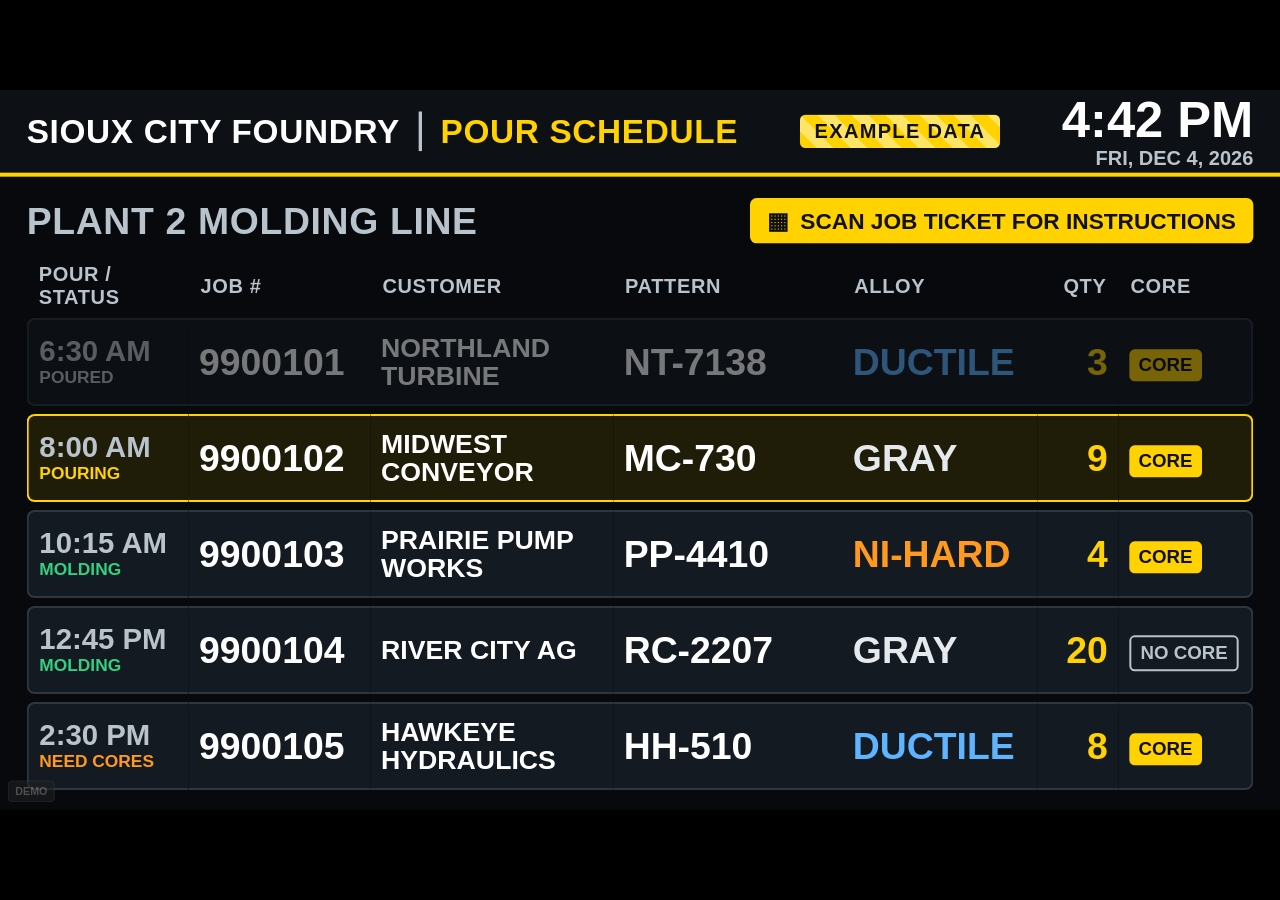
<file: index.html>
<!DOCTYPE html>
<html lang="en">
<head>
<meta charset="utf-8">
<title>SCF Floor Kiosk (prototype, EXAMPLE DATA)</title>
<meta name="viewport" content="width=device-width, initial-scale=1">
<link rel="stylesheet" href="styles.css">
</head>
<body>
<div id="stage">

  <!-- Persistent header -->
  <header id="topbar">
    <div class="brand"><span id="plantName">SIOUX CITY FOUNDRY</span><span class="divider"></span><span id="screenLabel">POUR SCHEDULE</span></div>
    <div class="example-badge">EXAMPLE DATA</div>
    <div class="clock"><div id="clockTime">--:--</div><div id="clockDate"></div></div>
  </header>

  <!-- SCREEN 1: Pour schedule -->
  <section id="screen-schedule" class="screen active" aria-label="Pour schedule">
    <div class="sched-title">
      <h1><span id="schedLine">PLANT 2 MOLDING LINE</span></h1>
      <div class="scan-hint"><span class="scan-icon">&#9638;</span> SCAN JOB TICKET FOR INSTRUCTIONS</div>
    </div>
    <table id="schedTable">
      <colgroup><col class="c-pour"><col class="c-job"><col class="c-cust"><col class="c-pat"><col class="c-alloy"><col class="c-qty"><col class="c-core"></colgroup>
      <thead><tr><th>POUR / STATUS</th><th>JOB #</th><th>CUSTOMER</th><th>PATTERN</th><th>ALLOY</th><th class="num">QTY</th><th>CORE</th></tr></thead>
      <tbody></tbody>
    </table>
  </section>

  <!-- SCREEN 2: Job detail -->
  <section id="screen-job" class="screen" aria-label="Job instructions">
    <div class="job-head">
      <div class="job-no">JOB <span id="jJob"></span></div>
      <div class="job-cust" id="jCustomer"></div>
      <div class="job-pattern">PATTERN <span id="jPattern"></span></div>
    </div>
    <div class="job-grid">
      <div class="facts">
        <div class="fact alloy-fact"><div class="lbl">ALLOY</div><div class="val" id="jAlloy"></div><div class="sub" id="jGrade"></div></div>
        <div class="fact-row">
          <div class="fact"><div class="lbl">QTY</div><div class="val accent" id="jQty"></div></div>
          <div class="fact"><div class="lbl">POUR TEMP</div><div class="val accent" id="jTemp"></div></div>
        </div>
        <div class="fact"><div class="lbl">COPE / DRAG</div><div class="val mid" id="jWeights"></div></div>
        <div class="fact"><div class="lbl">FLASK</div><div class="val small" id="jFlask"></div></div>
        <div class="fact"><div class="lbl">PATTERN LOCATION</div><div class="val small" id="jLoc"></div></div>
      </div>
      <div class="steps">
        <div class="panel"><h2>MOLD STEPS</h2><ol id="jMold" class="steplist"></ol></div>
        <div class="panel"><h2>CORE SET</h2><table id="jCores" class="coretable"><tbody></tbody></table></div>
      </div>
      <div class="side">
        <div class="panel caution"><h2>&#9888; CAUTION</h2><ul id="jCautions"></ul></div>
        <div class="photos" id="jPhotos"></div>
      </div>
    </div>
    <div class="job-foot">
      <div class="idle-wrap"><div class="idle-text">BACK TO SCHEDULE IN <span id="idleSecs"></span> S</div><div class="idle-bar"><div id="idleFill"></div></div></div>
      <div class="foot-hint">SCAN ANOTHER TICKET ANYTIME</div>
    </div>
  </section>

  <!-- SCREEN 3: Unknown code -->
  <section id="screen-error" class="screen" aria-label="Unknown code">
    <div class="err-box">
      <div class="err-icon">?</div>
      <div class="err-title">JOB NOT FOUND</div>
      <div class="err-code">SCANNED: <span id="errCode"></span></div>
      <div class="err-help">CHECK THE TICKET OR ASK YOUR LEAD.<br>SCAN AGAIN TO TRY ANOTHER JOB.</div>
      <div class="err-return">BACK TO SCHEDULE IN <span id="errSecs"></span> S</div>
    </div>
  </section>

  <!-- Scan flash -->
  <div id="scanToast" class="toast"></div>

  <!-- Demo controls (hide on a real kiosk with ?demo=0) -->
  <button id="demoToggle" type="button" tabindex="-1">DEMO</button>
  <div id="demoPanel" class="hidden">
    <div class="demo-title">SIMULATE A SCAN <small>(types the code + Enter, same path as the USB scanner)</small></div>
    <div id="demoButtons"></div>
    <div class="demo-row">
      <button type="button" data-scan="BAD-0000" tabindex="-1">Unknown code</button>
      <button type="button" id="demoHome" tabindex="-1">Back to schedule</button>
      <label>Idle seconds <input id="demoIdle" type="number" min="3" max="600" tabindex="-1"></label>
    </div>
  </div>
</div>

<!-- Fallback copy of jobs.json for when index.html is opened from disk (file://), where fetch() is blocked. -->
<script src="jobs-fallback.js"></script>
<script src="app.js"></script>
</body>
</html>
</file>
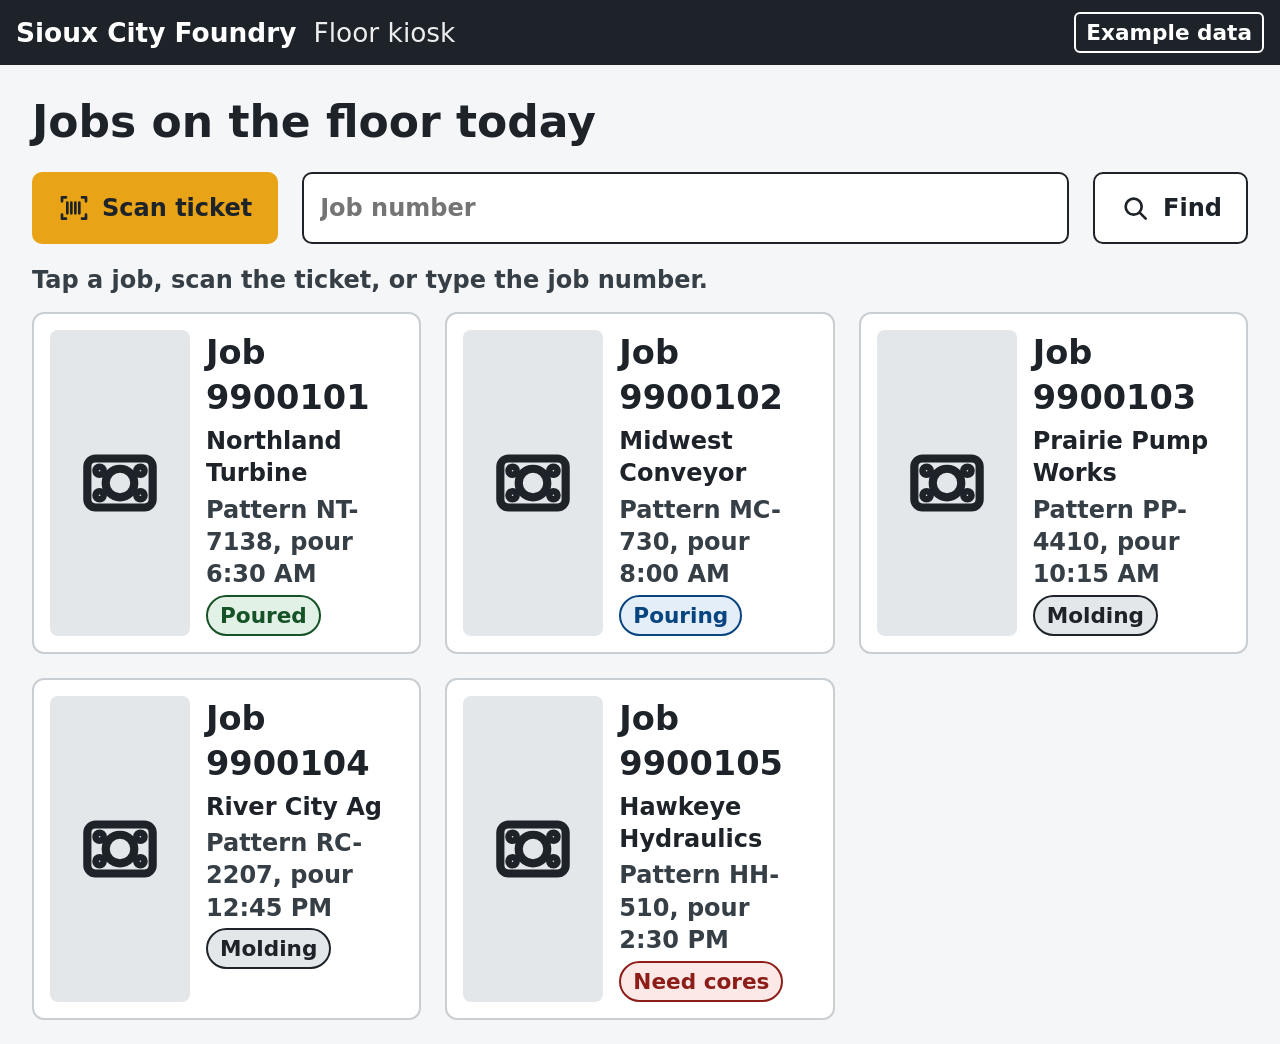
<file: v2/index.html>
<!DOCTYPE html>
<html lang="en">
<head>
<meta charset="utf-8">
<title>SCF Floor Kiosk v2 (example data)</title>
<meta name="viewport" content="width=device-width, initial-scale=1">
<link rel="stylesheet" href="styles.css?v=4">
</head>
<body>
<header class="topbar">
  <div class="brand">Sioux City Foundry <span class="sub">Floor kiosk</span></div>
  <div class="badge">Example data</div>
</header>
<main id="app" aria-live="polite"></main>
<script src="core.js?v=4"></script>
<script src="home.js?v=4"></script>
<script src="job.js?v=4"></script>
<script src="notfound.js?v=4"></script>
<script>Kiosk.boot();</script>
</body>
</html>
</file>
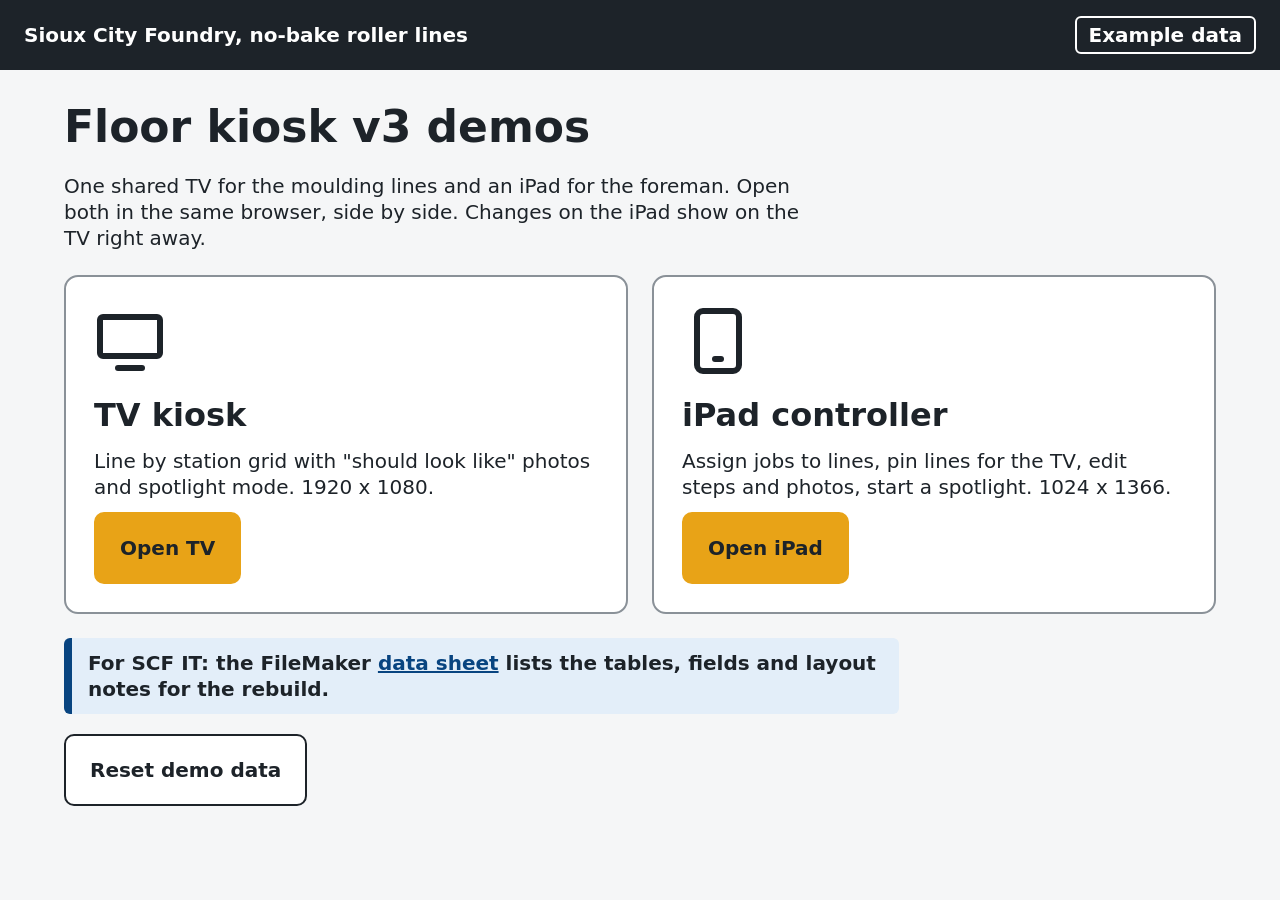
<file: v3/index.html>
<!DOCTYPE html>
<html lang="en"><head><meta charset="utf-8"><meta name="viewport" content="width=device-width, initial-scale=1">
<title>SCF kiosk v3 demos (example data)</title>
<link rel="stylesheet" href="common.css?v=4">
<style>
body{font-size:20px}
header{display:flex;justify-content:space-between;align-items:center;gap:16px;padding:16px 24px;background:var(--text);color:#fff}
main{max-width:1200px;margin:0 auto;padding:24px}
h1{font-size:clamp(28px,4vw,44px);font-weight:800;margin:8px 0}
p{max-width:60ch}
.cards{display:grid;grid-template-columns:repeat(auto-fit,minmax(280px,1fr));gap:24px;margin:24px 0}
.big{display:flex;flex-direction:column;gap:12px;padding:28px;background:var(--card);border:2px solid var(--line);border-radius:14px;color:var(--text);text-decoration:none;min-height:240px}
.big svg{width:72px;height:72px}
.big b{font-size:32px}
.big .go{margin-top:auto;align-self:flex-start}
.note{background:var(--bluebg);border-left:8px solid var(--blue);padding:12px 16px;border-radius:6px;font-weight:600}
a.link{color:var(--blue);font-weight:800}
</style></head><body>
<header><b>Sioux City Foundry, no-bake roller lines</b><span class="badge">Example data</span></header>
<main>
<h1>Floor kiosk v3 demos</h1>
<p>One shared TV for the moulding lines and an iPad for the foreman. Open both in the same browser, side by side. Changes on the iPad show on the TV right away.</p>
<div class="cards">
  <a class="big" href="tv.html?v=4" id="tvCard"><span id="i1"></span><b>TV kiosk</b><span>Line by station grid with "should look like" photos and spotlight mode. 1920 x 1080.</span><span class="btn primary go">Open TV</span></a>
  <a class="big" href="ipad.html?v=4" id="padCard"><span id="i2"></span><b>iPad controller</b><span>Assign jobs to lines, pin lines for the TV, edit steps and photos, start a spotlight. 1024 x 1366.</span><span class="btn primary go">Open iPad</span></a>
</div>
<p class="note">For SCF IT: the FileMaker <a class="link" href="spec.html?v=4">data sheet</a> lists the tables, fields and layout notes for the rebuild.</p>
<p><button class="btn" type="button" id="reset">Reset demo data</button></p>
</main>
<script src="store.js?v=4"></script>
<script>
document.getElementById('i1').innerHTML = SCF.icon.tv; document.getElementById('i2').innerHTML = SCF.icon.pad;
document.getElementById('reset').addEventListener('click', function () { SCF.reset(); this.textContent = 'Demo data reset'; });
</script>
</body></html>
</file>
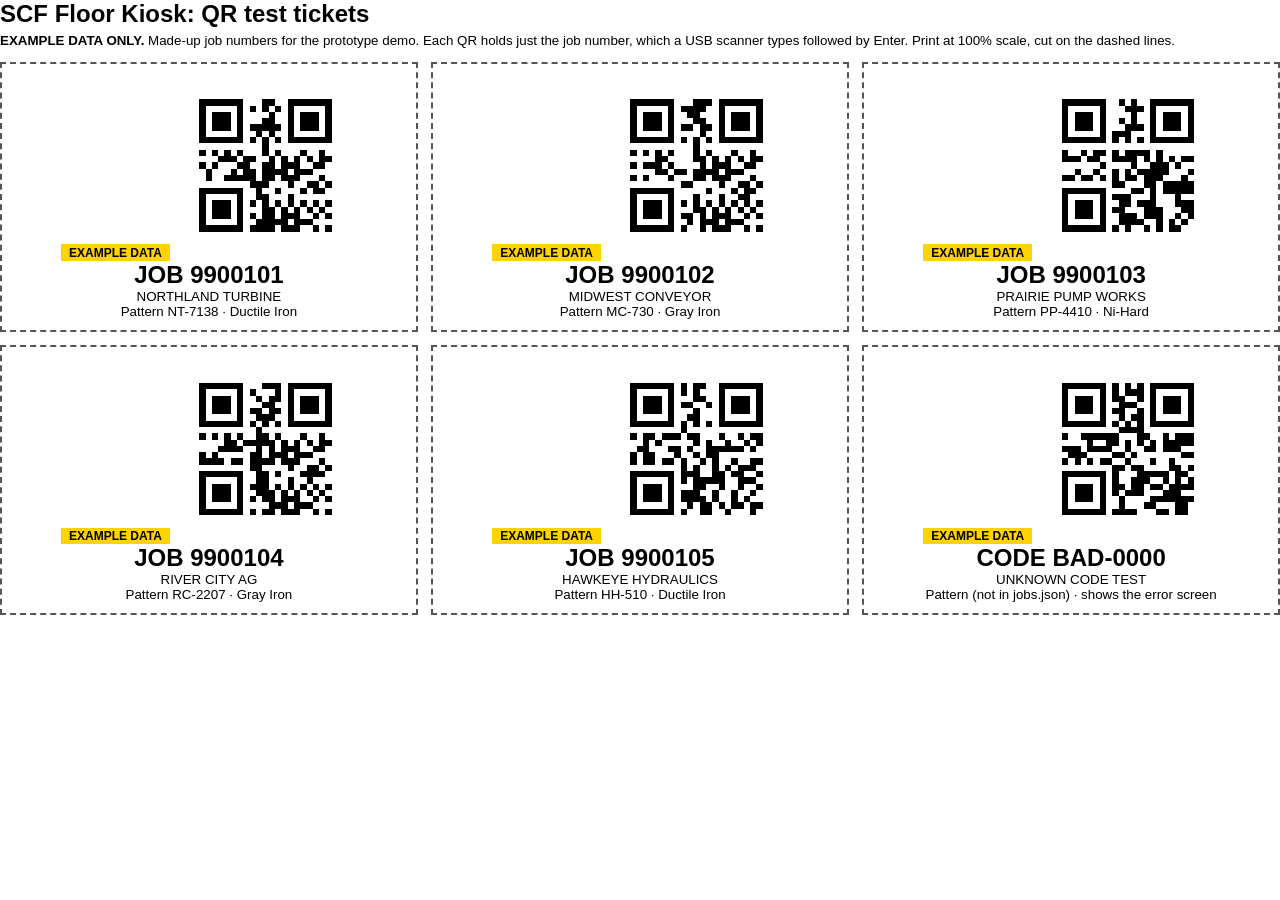
<file: qr/print-sheet.html>
<!DOCTYPE html><html><head><meta charset="utf-8"><title>SCF Floor Kiosk QR test tickets (EXAMPLE DATA)</title>
<style>
@page { size: letter; margin: 0.4in; }
body { font-family: Arial, Helvetica, sans-serif; margin: 0; color: #000; }
h1 { font-size: 18pt; margin: 0 0 4pt; } p { font-size: 10pt; margin: 0 0 10pt; }
.grid { display: grid; grid-template-columns: 1fr 1fr 1fr; gap: 10pt; }
.card { border: 2px dashed #555; padding: 8pt; text-align: center; break-inside: avoid; }
.card img { width: 1.9in; height: 1.9in; image-rendering: pixelated; }
.no { font-size: 18pt; font-weight: 900; } .meta { font-size: 10pt; }
.ex { font-size: 9pt; font-weight: 900; background: #ffd200; display: inline-block; padding: 1pt 6pt; }
</style></head><body>
<h1>SCF Floor Kiosk: QR test tickets</h1>
<p><b>EXAMPLE DATA ONLY.</b> Made-up job numbers for the prototype demo. Each QR holds just the job number, which a USB scanner types followed by Enter.
Print at 100% scale, cut on the dashed lines.</p>
<div class="grid"><div class="card"><div class="ex">EXAMPLE DATA</div>
<img src="9900101.png" alt="QR 9900101"><div class="no">JOB 9900101</div>
<div class="meta">NORTHLAND TURBINE<br>Pattern NT-7138 &middot; Ductile Iron</div></div><div class="card"><div class="ex">EXAMPLE DATA</div>
<img src="9900102.png" alt="QR 9900102"><div class="no">JOB 9900102</div>
<div class="meta">MIDWEST CONVEYOR<br>Pattern MC-730 &middot; Gray Iron</div></div><div class="card"><div class="ex">EXAMPLE DATA</div>
<img src="9900103.png" alt="QR 9900103"><div class="no">JOB 9900103</div>
<div class="meta">PRAIRIE PUMP WORKS<br>Pattern PP-4410 &middot; Ni-Hard</div></div><div class="card"><div class="ex">EXAMPLE DATA</div>
<img src="9900104.png" alt="QR 9900104"><div class="no">JOB 9900104</div>
<div class="meta">RIVER CITY AG<br>Pattern RC-2207 &middot; Gray Iron</div></div><div class="card"><div class="ex">EXAMPLE DATA</div>
<img src="9900105.png" alt="QR 9900105"><div class="no">JOB 9900105</div>
<div class="meta">HAWKEYE HYDRAULICS<br>Pattern HH-510 &middot; Ductile Iron</div></div><div class="card"><div class="ex">EXAMPLE DATA</div>
<img src="BAD-0000.png" alt="QR BAD-0000"><div class="no">CODE BAD-0000</div>
<div class="meta">UNKNOWN CODE TEST<br>Pattern (not in jobs.json) &middot; shows the error screen</div></div></div></body></html>
</file>
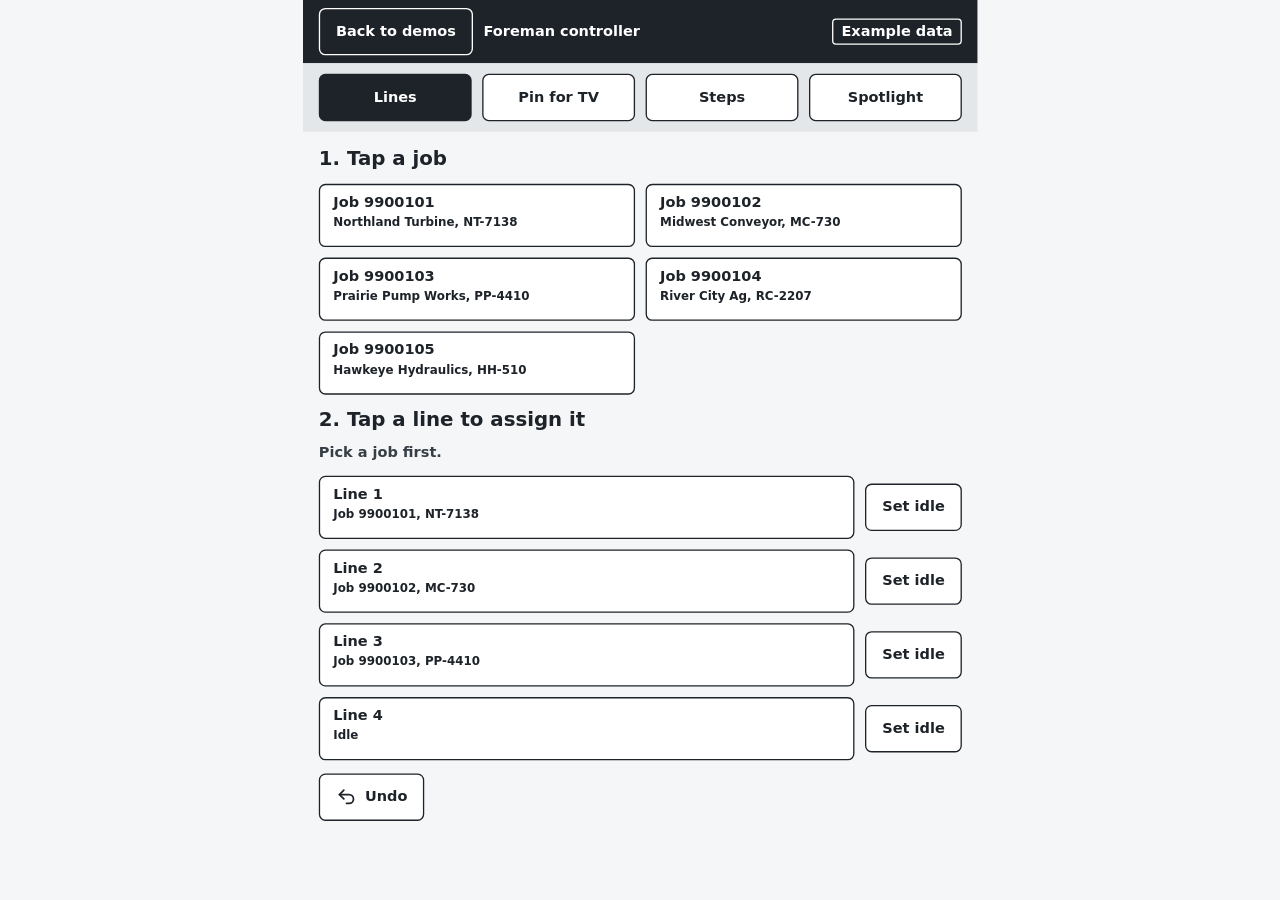
<file: v3/ipad.html>
<!DOCTYPE html>
<html lang="en"><head><meta charset="utf-8"><meta name="viewport" content="width=device-width, initial-scale=1">
<title>SCF iPad controller v3 (example data)</title>
<link rel="stylesheet" href="common.css?v=4">
<link rel="stylesheet" href="ipad.css?v=4">
</head><body>
<div class="stage" id="stage" style="width:1024px;height:1366px">
  <header class="topbar" style="height:96px">
    <a class="btn" href="index.html?v=4">Back to demos</a>
    <span class="brand">Foreman controller</span><span class="grow"></span><span class="badge">Example data</span>
  </header>
  <nav class="tabs" id="tabs">
    <button class="btn" type="button" data-tab="lines">Lines</button>
    <button class="btn" type="button" data-tab="pins">Pin for TV</button>
    <button class="btn" type="button" data-tab="steps">Steps</button>
    <button class="btn" type="button" data-tab="spot">Spotlight</button>
  </nav>
  <main id="pad"></main>
  <div id="toast" class="toast"></div>
</div>
<script src="store.js?v=4"></script>
<script src="ipad.js?v=4"></script>
</body></html>
</file>
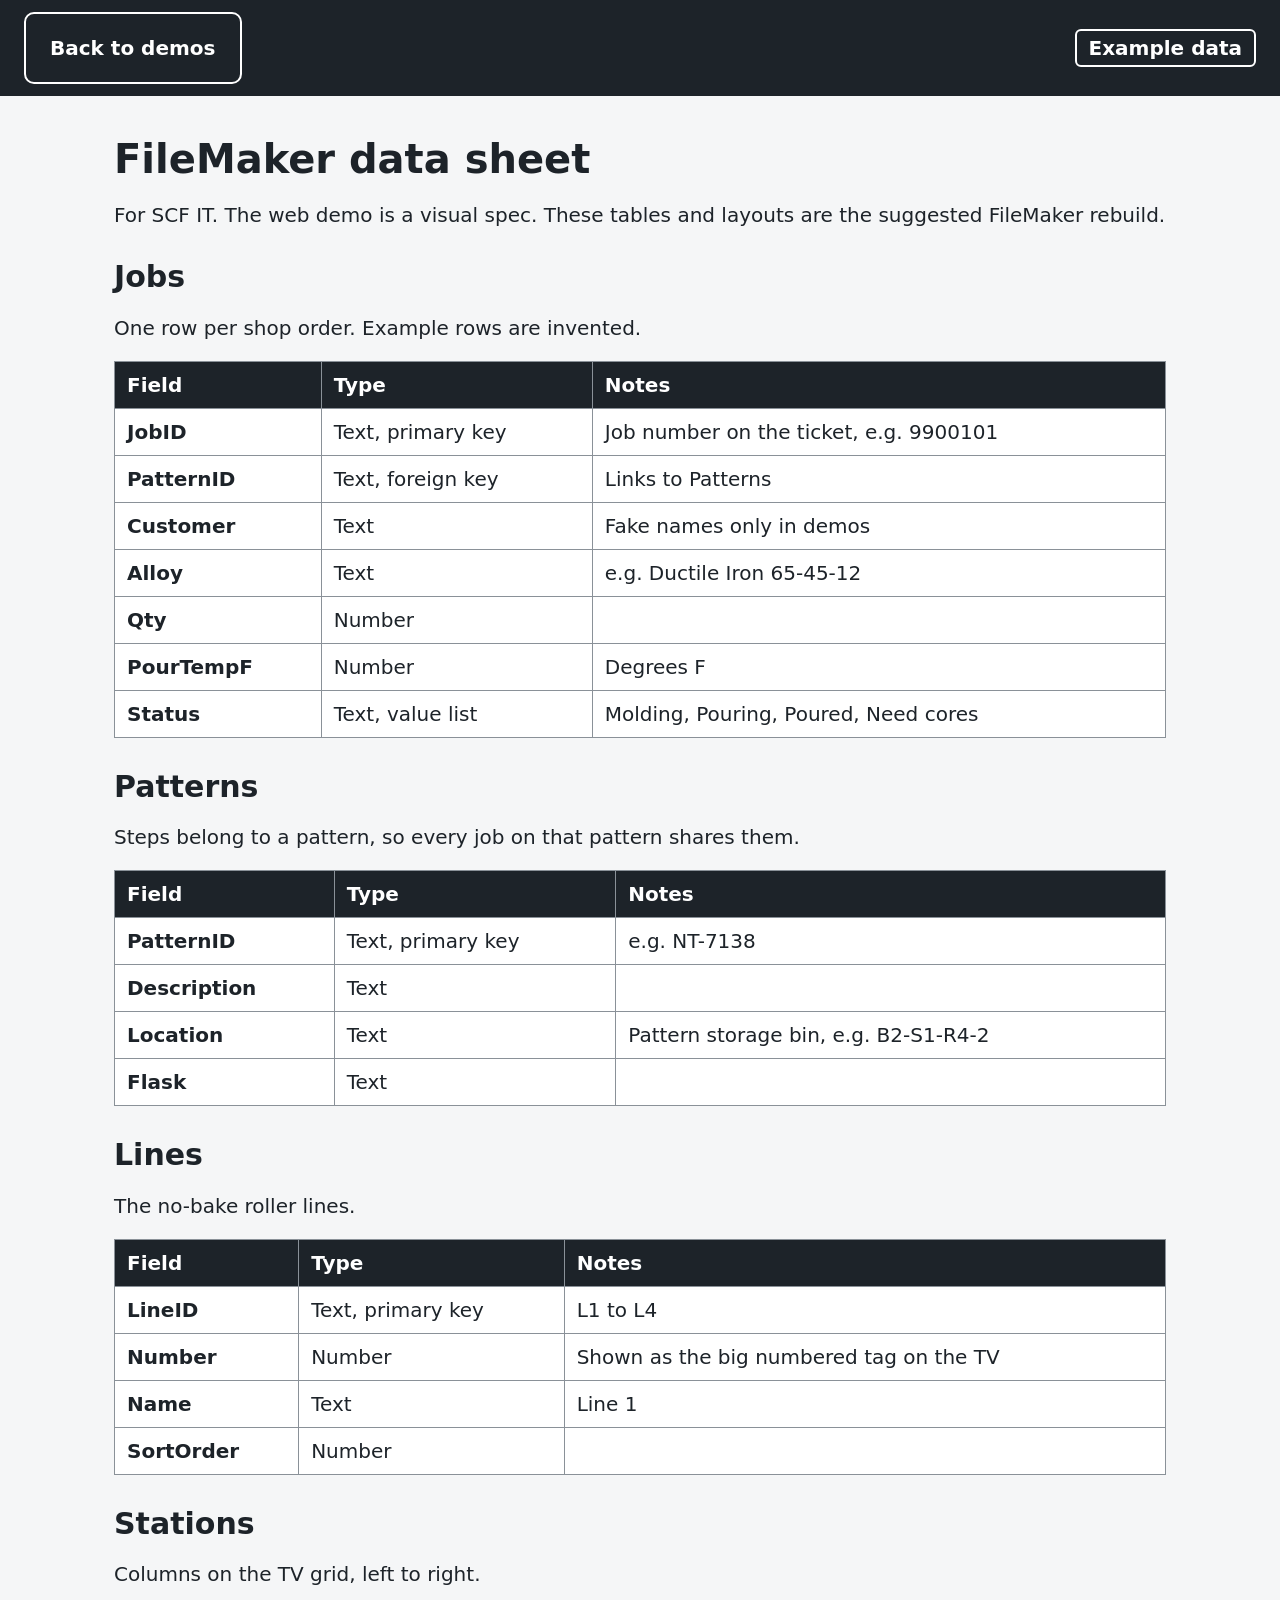
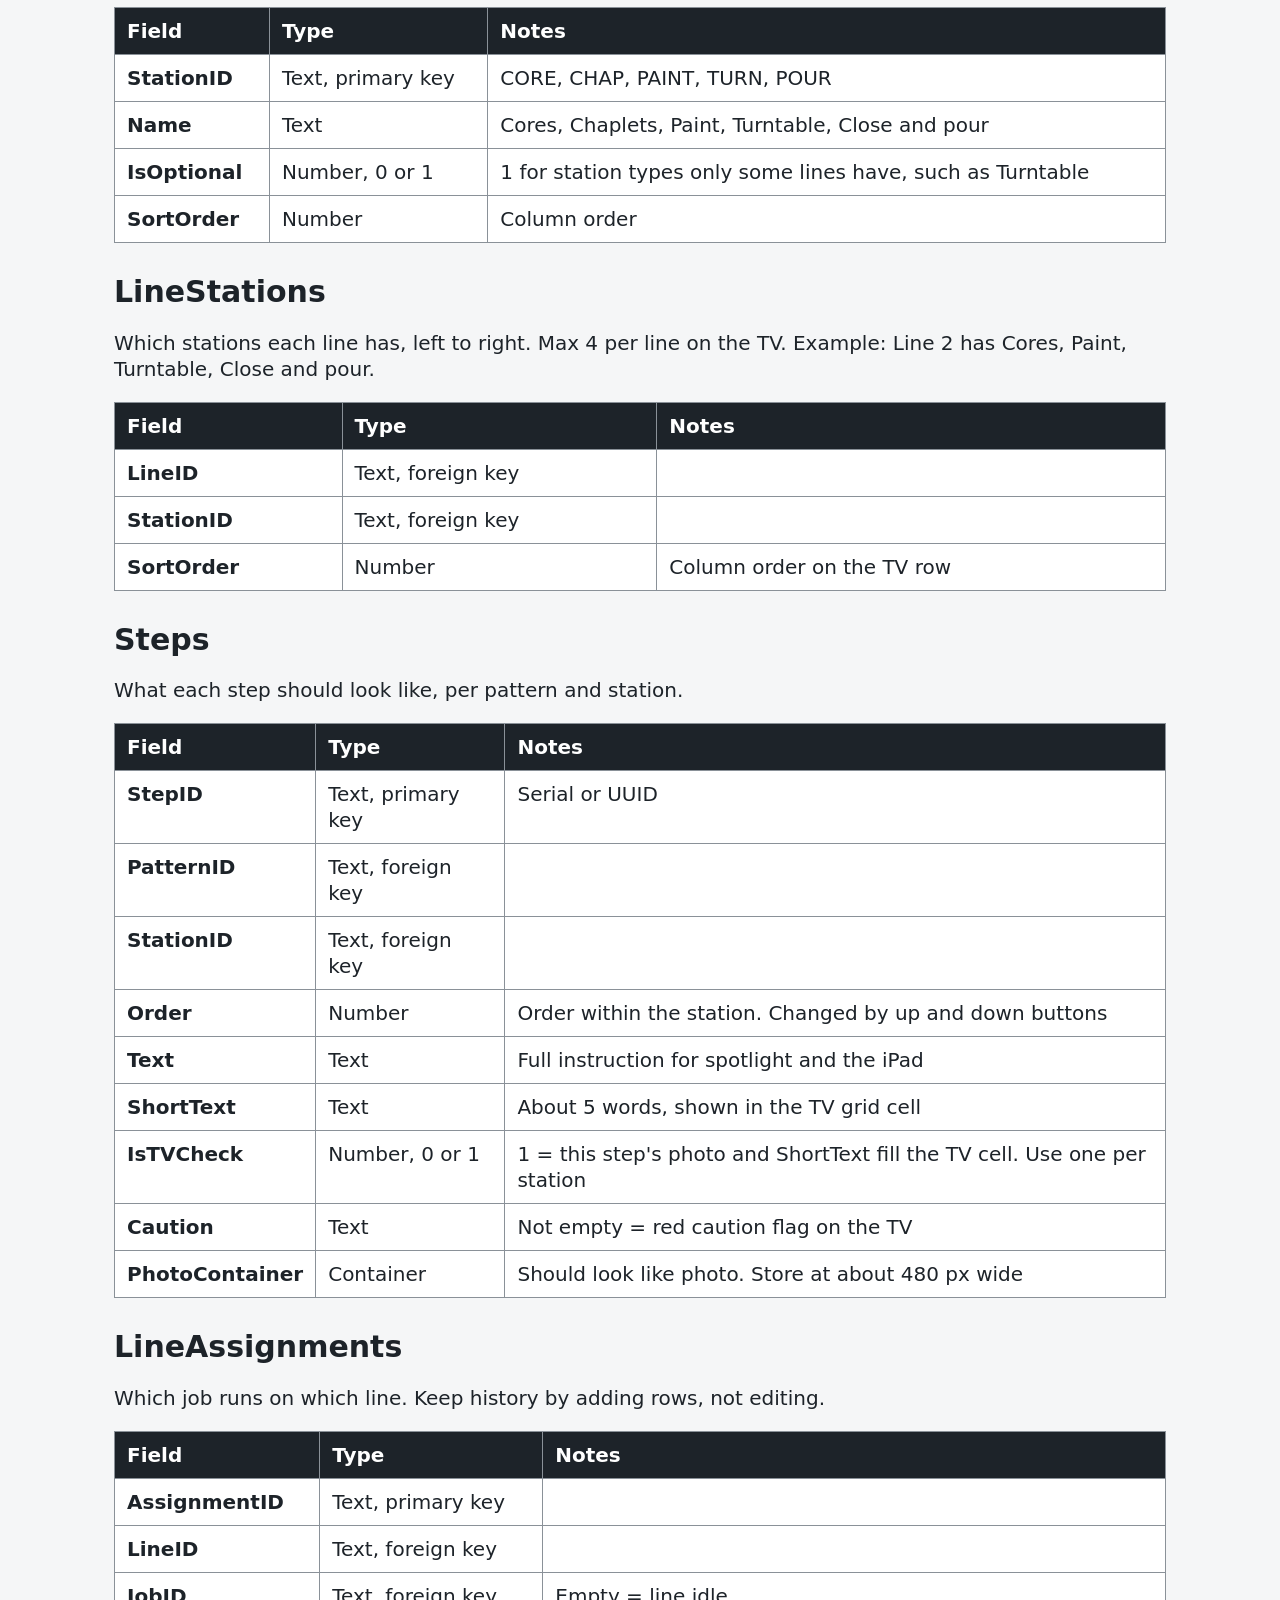
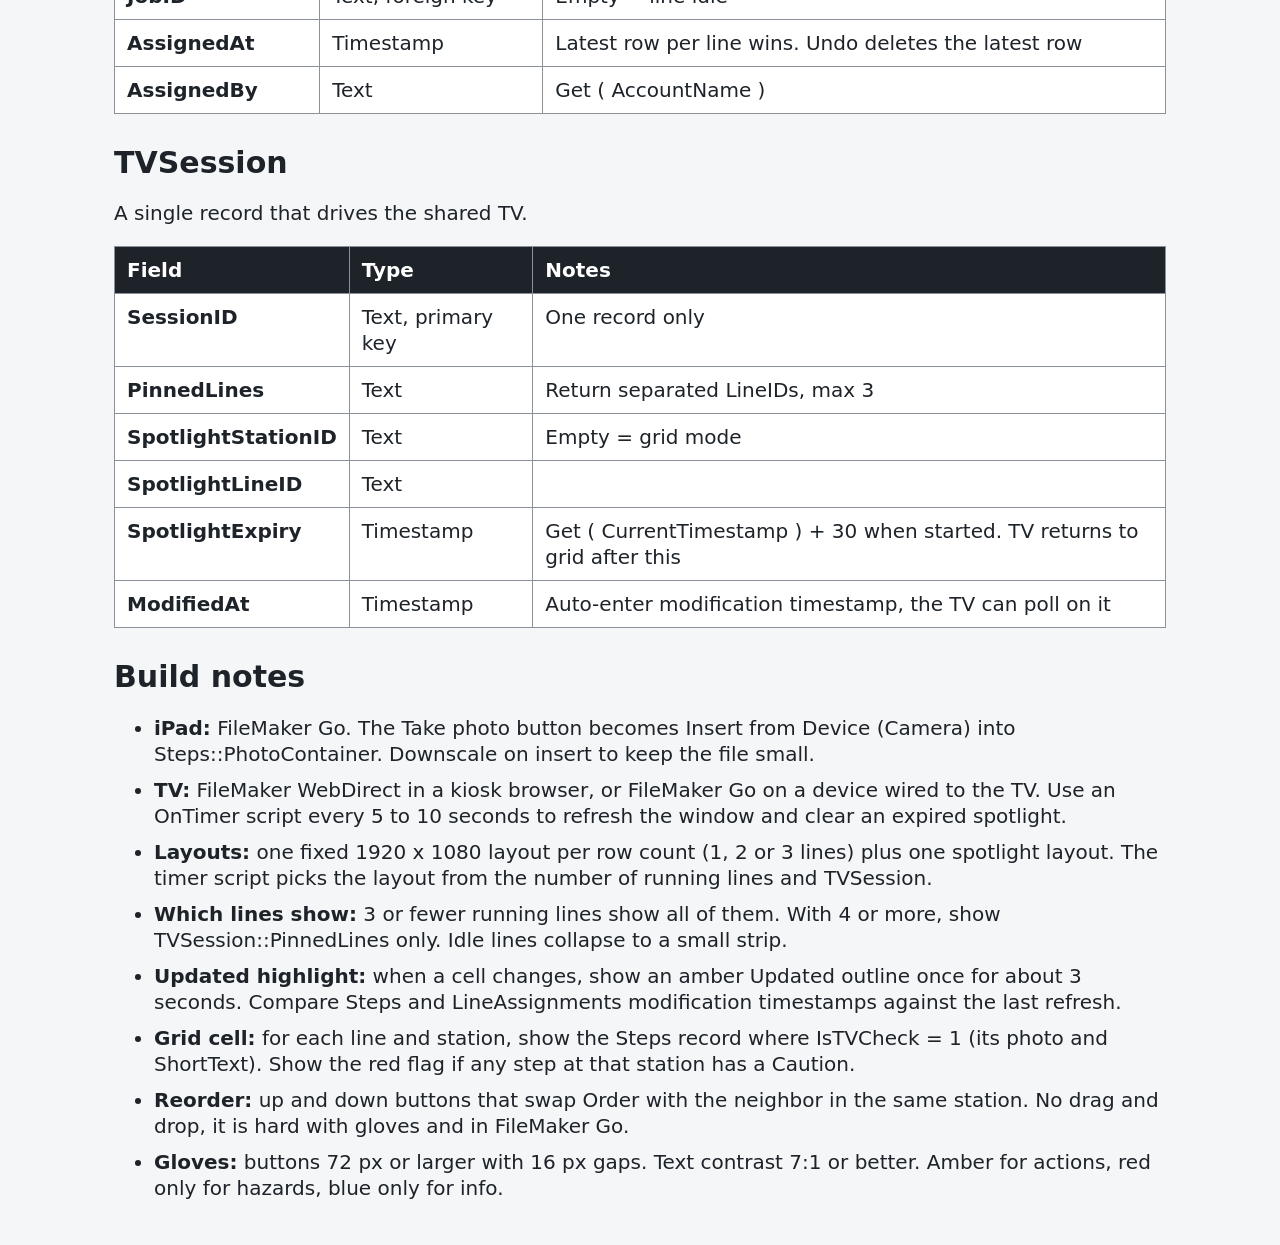
<file: v3/spec.html>
<!DOCTYPE html>
<html lang="en"><head><meta charset="utf-8"><meta name="viewport" content="width=device-width, initial-scale=1">
<title>SCF kiosk v3 FileMaker data sheet</title><link rel="stylesheet" href="common.css?v=4">
<style>body{font-size:20px}main{max-width:1100px;margin:0 auto;padding:24px}h1{font-size:40px;font-weight:800;margin:16px 0}h2{font-size:30px;font-weight:800;margin:32px 0 8px}
table{width:100%;border-collapse:collapse;background:#fff}th,td{border:1px solid var(--line);padding:10px 12px;text-align:left;vertical-align:top}th{background:var(--text);color:#fff}td:first-child{font-weight:800;white-space:nowrap}
.notes li{margin:10px 0}header{display:flex;gap:16px;align-items:center;justify-content:space-between;padding:12px 24px;background:var(--text);color:#fff}header .btn{background:transparent;color:#fff;border-color:#fff}</style></head><body>
<header><a class="btn" href="index.html?v=4">Back to demos</a><span class="badge">Example data</span></header>
<main><h1>FileMaker data sheet</h1><p>For SCF IT. The web demo is a visual spec. These tables and layouts are the suggested FileMaker rebuild.</p>
<section><h2>Jobs</h2><p>One row per shop order. Example rows are invented.</p><table><thead><tr><th>Field</th><th>Type</th><th>Notes</th></tr></thead><tbody><tr><td>JobID</td><td>Text, primary key</td><td>Job number on the ticket, e.g. 9900101</td></tr><tr><td>PatternID</td><td>Text, foreign key</td><td>Links to Patterns</td></tr><tr><td>Customer</td><td>Text</td><td>Fake names only in demos</td></tr><tr><td>Alloy</td><td>Text</td><td>e.g. Ductile Iron 65-45-12</td></tr><tr><td>Qty</td><td>Number</td><td></td></tr><tr><td>PourTempF</td><td>Number</td><td>Degrees F</td></tr><tr><td>Status</td><td>Text, value list</td><td>Molding, Pouring, Poured, Need cores</td></tr></tbody></table></section><section><h2>Patterns</h2><p>Steps belong to a pattern, so every job on that pattern shares them.</p><table><thead><tr><th>Field</th><th>Type</th><th>Notes</th></tr></thead><tbody><tr><td>PatternID</td><td>Text, primary key</td><td>e.g. NT-7138</td></tr><tr><td>Description</td><td>Text</td><td></td></tr><tr><td>Location</td><td>Text</td><td>Pattern storage bin, e.g. B2-S1-R4-2</td></tr><tr><td>Flask</td><td>Text</td><td></td></tr></tbody></table></section><section><h2>Lines</h2><p>The no-bake roller lines.</p><table><thead><tr><th>Field</th><th>Type</th><th>Notes</th></tr></thead><tbody><tr><td>LineID</td><td>Text, primary key</td><td>L1 to L4</td></tr><tr><td>Number</td><td>Number</td><td>Shown as the big numbered tag on the TV</td></tr><tr><td>Name</td><td>Text</td><td>Line 1</td></tr><tr><td>SortOrder</td><td>Number</td><td></td></tr></tbody></table></section><section><h2>Stations</h2><p>Columns on the TV grid, left to right.</p><table><thead><tr><th>Field</th><th>Type</th><th>Notes</th></tr></thead><tbody><tr><td>StationID</td><td>Text, primary key</td><td>CORE, CHAP, PAINT, TURN, POUR</td></tr><tr><td>Name</td><td>Text</td><td>Cores, Chaplets, Paint, Turntable, Close and pour</td></tr><tr><td>IsOptional</td><td>Number, 0 or 1</td><td>1 for station types only some lines have, such as Turntable</td></tr><tr><td>SortOrder</td><td>Number</td><td>Column order</td></tr></tbody></table></section><section><h2>LineStations</h2><p>Which stations each line has, left to right. Max 4 per line on the TV. Example: Line 2 has Cores, Paint, Turntable, Close and pour.</p><table><thead><tr><th>Field</th><th>Type</th><th>Notes</th></tr></thead><tbody><tr><td>LineID</td><td>Text, foreign key</td><td></td></tr><tr><td>StationID</td><td>Text, foreign key</td><td></td></tr><tr><td>SortOrder</td><td>Number</td><td>Column order on the TV row</td></tr></tbody></table></section><section><h2>Steps</h2><p>What each step should look like, per pattern and station.</p><table><thead><tr><th>Field</th><th>Type</th><th>Notes</th></tr></thead><tbody><tr><td>StepID</td><td>Text, primary key</td><td>Serial or UUID</td></tr><tr><td>PatternID</td><td>Text, foreign key</td><td></td></tr><tr><td>StationID</td><td>Text, foreign key</td><td></td></tr><tr><td>Order</td><td>Number</td><td>Order within the station. Changed by up and down buttons</td></tr><tr><td>Text</td><td>Text</td><td>Full instruction for spotlight and the iPad</td></tr><tr><td>ShortText</td><td>Text</td><td>About 5 words, shown in the TV grid cell</td></tr><tr><td>IsTVCheck</td><td>Number, 0 or 1</td><td>1 = this step's photo and ShortText fill the TV cell. Use one per station</td></tr><tr><td>Caution</td><td>Text</td><td>Not empty = red caution flag on the TV</td></tr><tr><td>PhotoContainer</td><td>Container</td><td>Should look like photo. Store at about 480 px wide</td></tr></tbody></table></section><section><h2>LineAssignments</h2><p>Which job runs on which line. Keep history by adding rows, not editing.</p><table><thead><tr><th>Field</th><th>Type</th><th>Notes</th></tr></thead><tbody><tr><td>AssignmentID</td><td>Text, primary key</td><td></td></tr><tr><td>LineID</td><td>Text, foreign key</td><td></td></tr><tr><td>JobID</td><td>Text, foreign key</td><td>Empty = line idle</td></tr><tr><td>AssignedAt</td><td>Timestamp</td><td>Latest row per line wins. Undo deletes the latest row</td></tr><tr><td>AssignedBy</td><td>Text</td><td>Get ( AccountName )</td></tr></tbody></table></section><section><h2>TVSession</h2><p>A single record that drives the shared TV.</p><table><thead><tr><th>Field</th><th>Type</th><th>Notes</th></tr></thead><tbody><tr><td>SessionID</td><td>Text, primary key</td><td>One record only</td></tr><tr><td>PinnedLines</td><td>Text</td><td>Return separated LineIDs, max 3</td></tr><tr><td>SpotlightStationID</td><td>Text</td><td>Empty = grid mode</td></tr><tr><td>SpotlightLineID</td><td>Text</td><td></td></tr><tr><td>SpotlightExpiry</td><td>Timestamp</td><td>Get ( CurrentTimestamp ) + 30 when started. TV returns to grid after this</td></tr><tr><td>ModifiedAt</td><td>Timestamp</td><td>Auto-enter modification timestamp, the TV can poll on it</td></tr></tbody></table></section>
<section><h2>Build notes</h2><ul class="notes">
<li><b>iPad:</b> FileMaker Go. The Take photo button becomes Insert from Device (Camera) into Steps::PhotoContainer. Downscale on insert to keep the file small.</li>
<li><b>TV:</b> FileMaker WebDirect in a kiosk browser, or FileMaker Go on a device wired to the TV. Use an OnTimer script every 5 to 10 seconds to refresh the window and clear an expired spotlight.</li>
<li><b>Layouts:</b> one fixed 1920 x 1080 layout per row count (1, 2 or 3 lines) plus one spotlight layout. The timer script picks the layout from the number of running lines and TVSession.</li>
<li><b>Which lines show:</b> 3 or fewer running lines show all of them. With 4 or more, show TVSession::PinnedLines only. Idle lines collapse to a small strip.</li>
<li><b>Updated highlight:</b> when a cell changes, show an amber Updated outline once for about 3 seconds. Compare Steps and LineAssignments modification timestamps against the last refresh.</li>
<li><b>Grid cell:</b> for each line and station, show the Steps record where IsTVCheck = 1 (its photo and ShortText). Show the red flag if any step at that station has a Caution.</li>
<li><b>Reorder:</b> up and down buttons that swap Order with the neighbor in the same station. No drag and drop, it is hard with gloves and in FileMaker Go.</li>
<li><b>Gloves:</b> buttons 72 px or larger with 16 px gaps. Text contrast 7:1 or better. Amber for actions, red only for hazards, blue only for info.</li>
</ul></section></main></body></html>
</file>
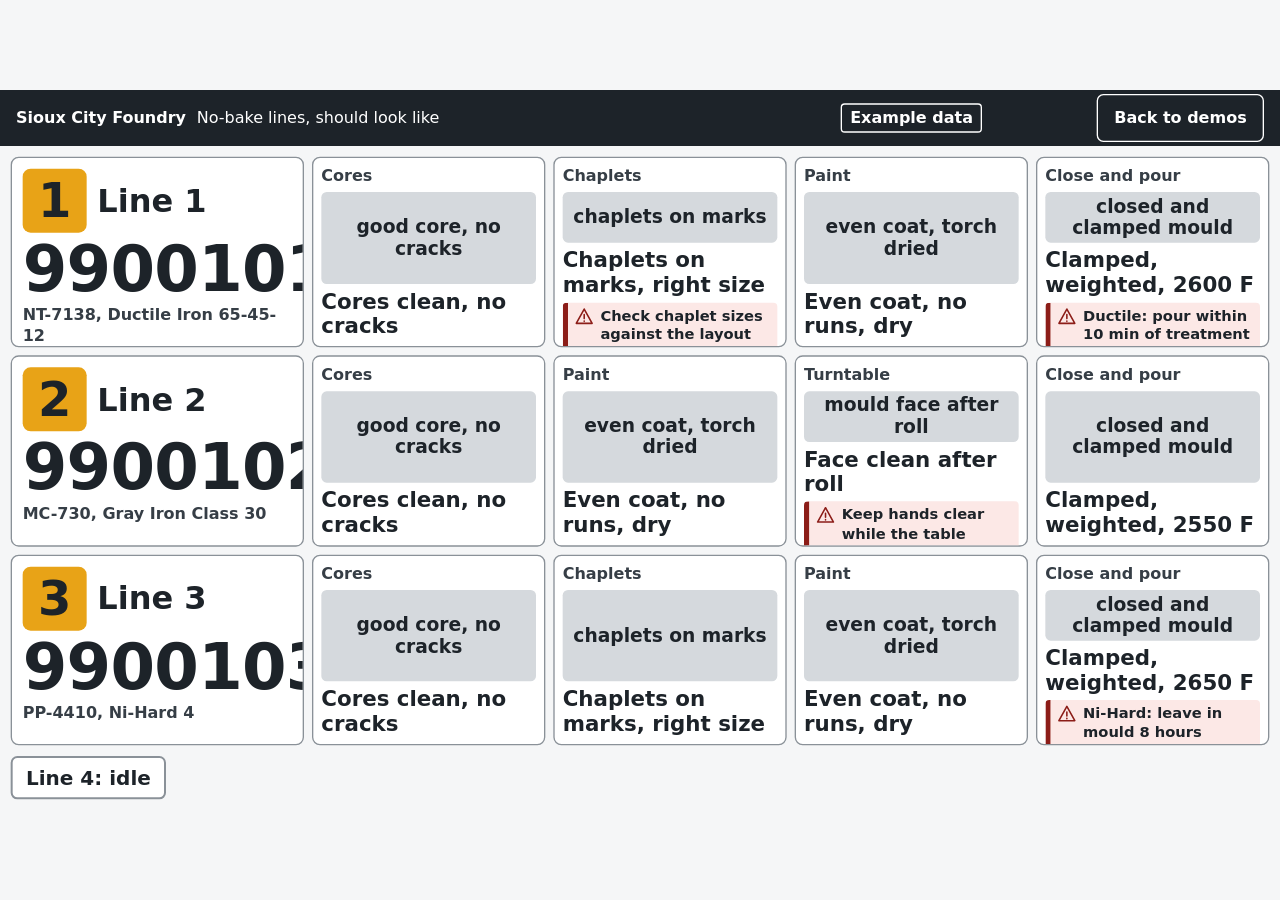
<file: v3/tv.html>
<!DOCTYPE html>
<html lang="en"><head><meta charset="utf-8"><meta name="viewport" content="width=device-width, initial-scale=1">
<title>SCF TV kiosk v3 (example data)</title>
<link rel="stylesheet" href="common.css?v=4">
<link rel="stylesheet" href="tv.css?v=4">
</head><body>
<div class="stage" id="stage" style="width:1920px;height:1080px">
  <header class="topbar" style="height:84px">
    <span class="brand">Sioux City Foundry</span><span id="title">No-bake lines, should look like</span>
    <span class="grow"></span><span class="badge">Example data</span>
    <span id="clock" class="clock"></span>
    <a class="btn" href="index.html?v=4">Back to demos</a>
  </header>
  <main id="tv"></main>
</div>
<script src="store.js?v=4"></script>
<script src="tv.js?v=4"></script>
</body></html>
</file>
<file: styles.css>
/* SCF Floor Kiosk prototype. Designed at 1920x1080, read from ~20 ft.
   Rule of thumb from the project note: 2 to 3 in letters at 20 ft = ~90 to 120 px on a 1080p 55 in TV. */
:root {
  --bg: #07090c;
  --panel: #141a21;
  --line: #2c3742;
  --text: #ffffff;
  --dim: #b9c3cc;
  --yellow: #ffd200;      /* safety yellow: primary accent */
  --yellow-ink: #111111;
  --green: #35d07f;
  --blue: #5fb4ff;
  --orange: #ff9a1f;
  --red: #ff4d4d;
  --font: "Arial Black", "Segoe UI Black", "Helvetica Neue", Arial, sans-serif;
  --font-body: "Segoe UI", "Helvetica Neue", Arial, sans-serif;
}
* { box-sizing: border-box; margin: 0; padding: 0; }
html, body { width: 100%; height: 100%; background: #000; overflow: hidden; cursor: default; }
body { font-family: var(--font-body); color: var(--text); }

#stage {
  position: absolute; left: 0; top: 0;
  width: 1920px; height: 1080px;
  transform-origin: 0 0;
  background: var(--bg);
  overflow: hidden;
}

/* Top bar */
#topbar {
  position: absolute; left: 0; top: 0; right: 0; height: 130px;
  display: flex; align-items: center; justify-content: space-between;
  padding: 0 40px; background: #0d1116; border-bottom: 6px solid var(--yellow);
}
.brand { font-family: var(--font); font-weight: 900; font-size: 50px; min-width: 0; overflow: hidden; letter-spacing: 1px; display: flex; align-items: center; gap: 28px; white-space: nowrap; }
.brand .divider { width: 5px; height: 60px; background: var(--dim); display: inline-block; }
#screenLabel { color: var(--yellow); }
.example-badge {
  white-space: nowrap; flex-shrink: 0; margin: 0 24px;
  font-family: var(--font); font-weight: 900; font-size: 30px; color: var(--yellow-ink); background: var(--yellow);
  padding: 8px 22px; border-radius: 8px; letter-spacing: 2px;
  background-image: repeating-linear-gradient(45deg, var(--yellow) 0 18px, #ffe566 18px 36px);
}
.clock { text-align: right; line-height: 1; white-space: nowrap; flex-shrink: 0; }
#clockTime { font-family: var(--font); font-weight: 900; font-size: 76px; font-variant-numeric: tabular-nums; }
#clockDate { font-size: 30px; color: var(--dim); font-weight: 700; margin-top: 6px; }

/* Screens */
.screen { position: absolute; left: 0; right: 0; top: 136px; bottom: 0; display: none; padding: 26px 40px 30px; }
.screen.active { display: block; animation: fadein .25s ease-out; }
@keyframes fadein { from { opacity: .3; } to { opacity: 1; } }

/* Schedule */
.sched-title { display: flex; justify-content: space-between; align-items: center; margin-bottom: 18px; }
.sched-title h1 { font-family: var(--font); font-weight: 900; font-size: 56px; color: var(--dim); letter-spacing: 1px; }
.scan-hint { font-family: var(--font); font-weight: 900; font-size: 34px; color: var(--yellow-ink); background: var(--yellow); padding: 14px 26px; border-radius: 10px; animation: pulse 2.4s ease-in-out infinite; }
.scan-icon { font-size: 34px; margin-right: 8px; }
@keyframes pulse { 0%,100% { opacity: 1; } 50% { opacity: .72; } }

#schedTable { width: 100%; table-layout: fixed; border-collapse: separate; border-spacing: 0 12px; }
#schedTable th { font-family: var(--font); font-weight: 900; font-size: 30px; color: var(--dim); text-align: left; padding: 0 18px 2px; letter-spacing: 1px; }
#schedTable td { background: var(--panel); font-family: var(--font); font-weight: 900; font-size: 56px; padding: 0 16px; height: 132px; white-space: nowrap; border-top: 3px solid var(--line); border-bottom: 3px solid var(--line); }
#schedTable td:first-child { border-left: 3px solid var(--line); border-radius: 12px 0 0 12px; font-size: 44px; color: var(--dim); }
#schedTable td:last-child { border-right: 3px solid var(--line); border-radius: 0 12px 12px 0; }
#schedTable .num { text-align: right; }
#schedTable td.num { color: var(--yellow); }
#schedTable td { overflow: hidden; text-overflow: ellipsis; }
#schedTable td.cust { font-size: 40px; white-space: normal; line-height: 1.05; }
#schedTable td .when { display: block; font-size: 44px; line-height: 1.05; }
#schedTable td .status { display: block; font-size: 26px; line-height: 1.2; }
#schedTable tr.done td { opacity: .45; }
#schedTable tr.now td { border-color: var(--yellow); background: #1f1c08; }
.chip { display: inline-block; font-size: 28px; padding: 10px 14px; border-radius: 8px; line-height: 1; vertical-align: middle; }
.chip.core { background: var(--yellow); color: var(--yellow-ink); }
.chip.nocore { background: transparent; color: var(--dim); border: 3px solid var(--dim); }
.status { font-size: 34px; }
.status.POURED { color: var(--dim); }
.status.POURING { color: var(--yellow); }
.status.MOLDING { color: var(--green); }
.status.NEED { color: var(--orange); }

/* Alloy colors (consistent across screens) */
.alloy-gray { color: #e6e9ec; }
.alloy-ductile { color: var(--blue); }
.alloy-nihard { color: var(--orange); }

/* Job detail */
.job-head { display: flex; align-items: center; gap: 40px; background: var(--panel); border: 3px solid var(--line); border-radius: 12px; padding: 14px 30px; white-space: nowrap; }
.job-no { font-family: var(--font); font-weight: 900; font-size: 96px; line-height: 1; }
.job-cust { font-family: var(--font); font-weight: 900; font-size: 46px; line-height: 1.05; color: var(--dim); white-space: normal; flex: 1; min-width: 0; }
.job-pattern { font-family: var(--font); font-weight: 900; font-size: 64px; color: var(--yellow); }
.job-pattern span { font-size: 80px; }

.job-grid { display: grid; grid-template-columns: 450px 1fr 520px; gap: 20px; margin-top: 16px; height: 676px; }
.facts { display: flex; flex-direction: column; gap: 14px; }
.fact-row { display: grid; grid-template-columns: 1fr 1fr; gap: 14px; }
.fact { background: var(--panel); border: 3px solid var(--line); border-radius: 12px; padding: 12px 18px; }
.fact .lbl { font-family: var(--font); font-weight: 900; font-size: 24px; color: var(--dim); letter-spacing: 1px; }
.fact .val { font-family: var(--font); font-weight: 900; font-size: 56px; line-height: 1.1; white-space: nowrap; }
.fact .val.accent { color: var(--yellow); }
.fact .val.mid { font-size: 46px; }
.fact .val.small { font-size: 38px; }
.fact .sub { font-size: 30px; font-weight: 800; color: var(--dim); }
.alloy-fact .val { font-size: 54px; }

.panel { background: var(--panel); border: 3px solid var(--line); border-radius: 12px; padding: 14px 22px; }
.panel h2 { font-family: var(--font); font-weight: 900; font-size: 36px; color: var(--yellow); margin-bottom: 8px; letter-spacing: 1px; }
.steps { display: flex; flex-direction: column; gap: 18px; min-width: 0; }
.steps .panel:last-child { flex: 1; }
.steplist { list-style: none; counter-reset: s; }
.steplist li { counter-increment: s; font-size: 31px; font-weight: 700; line-height: 1.15; padding: 6px 0 6px 64px; position: relative; }
.steplist li::before { content: counter(s); position: absolute; left: 0; top: 6px; width: 46px; height: 46px; background: var(--yellow); color: var(--yellow-ink); font-family: var(--font); font-weight: 900; font-size: 32px; text-align: center; line-height: 46px; border-radius: 6px; }
.coretable { width: 100%; border-collapse: collapse; }
.coretable td { font-size: 36px; font-weight: 800; padding: 3px 10px; border-bottom: 2px solid var(--line); vertical-align: middle; }
.coretable td.cid { font-family: var(--font); font-weight: 900; width: 64px; color: var(--yellow); }
.coretable td.ctype { font-family: var(--font); font-weight: 900; width: 220px; }
.coretable td.cqty { font-family: var(--font); font-weight: 900; color: var(--yellow); width: 110px; text-align: right; }
.coretable td.cnote { font-size: 26px; color: var(--dim); }
.coretable .nocores { font-family: var(--font); font-weight: 900; font-size: 44px; color: var(--dim); border: 0; padding-top: 30px; }

.side { display: flex; flex-direction: column; gap: 18px; }
.caution { background: var(--yellow); border-color: var(--yellow); color: var(--yellow-ink); flex: 1; }
.caution h2 { color: var(--yellow-ink); }
.caution ul { list-style: none; }
.caution li { font-size: 31px; font-weight: 800; line-height: 1.18; padding: 6px 0 6px 0; border-top: 3px solid rgba(0,0,0,.25); }
.caution li:first-child { border-top: 0; }
.photos { display: grid; grid-template-columns: 1fr 1fr 1fr; gap: 12px; height: 210px; flex-shrink: 0; }
.photo { border: 3px dashed #5a6876; border-radius: 12px; display: flex; flex-direction: column; align-items: center; justify-content: center; text-align: center; padding: 8px; color: var(--dim); font-family: var(--font); font-weight: 900; font-size: 19px; gap: 6px; background: #0e1318; line-height: 1.1; }
.photo svg { width: 64px; height: 64px; stroke: var(--dim); }
.photo small { font-family: var(--font-body); font-size: 14px; font-weight: 700; color: #7d8a96; }

.job-foot { display: flex; justify-content: space-between; align-items: center; margin-top: 16px; }
.idle-wrap { display: flex; align-items: center; gap: 24px; }
.idle-text { font-family: var(--font); font-weight: 900; font-size: 30px; color: var(--dim); white-space: nowrap; }
.idle-bar { width: 520px; height: 22px; border: 3px solid var(--line); border-radius: 12px; overflow: hidden; }
#idleFill { height: 100%; width: 100%; background: var(--dim); transition: width 1s linear; }
.foot-hint { font-family: var(--font); font-weight: 900; font-size: 30px; color: var(--yellow); }

/* Error */
#screen-error { display: none; align-items: center; justify-content: center; }
#screen-error.active { display: flex; }
.err-box { text-align: center; border: 10px solid var(--red); border-radius: 24px; padding: 40px 90px; background: #1a0b0b; }
.err-icon { font-family: var(--font); font-weight: 900; font-size: 150px; line-height: 1; width: 200px; height: 200px; margin: 0 auto 10px; border-radius: 50%; background: var(--red); color: #000; display: flex; align-items: center; justify-content: center; }
.err-title { font-family: var(--font); font-weight: 900; font-size: 120px; line-height: 1.05; }
.err-code { font-family: var(--font); font-weight: 900; font-size: 56px; color: var(--yellow); margin: 18px 0; word-break: break-all; }
.err-help { font-size: 46px; font-weight: 800; color: var(--text); line-height: 1.25; }
.err-return { font-family: var(--font); font-weight: 900; font-size: 32px; color: var(--dim); margin-top: 26px; }

/* Scan toast */
.toast { position: absolute; bottom: 18px; right: 40px; white-space: nowrap; font-family: var(--font); font-weight: 900; font-size: 36px; padding: 16px 28px; border-radius: 10px; background: var(--green); color: #000; opacity: 0; transition: opacity .2s; pointer-events: none; z-index: 5; }
.toast.show { opacity: 1; }
.toast.bad { background: var(--red); }

/* Demo controls */
#demoToggle { position: absolute; left: 12px; bottom: 12px; z-index: 20; font: 700 16px var(--font-body); background: #222; color: #888; border: 1px solid #444; border-radius: 6px; padding: 6px 10px; opacity: .55; cursor: pointer; }
#demoToggle:hover { opacity: 1; }
#demoPanel { position: absolute; left: 12px; bottom: 52px; z-index: 20; background: rgba(20,24,30,.97); border: 2px solid #3d4955; border-radius: 10px; padding: 14px 16px; width: 900px; box-shadow: 0 10px 40px rgba(0,0,0,.6); }
#demoPanel.hidden { display: none; }
.demo-title { font: 800 20px var(--font-body); margin-bottom: 10px; }
.demo-title small { font-weight: 600; color: var(--dim); font-size: 15px; }
#demoButtons, .demo-row { display: flex; flex-wrap: wrap; gap: 8px; margin-bottom: 8px; align-items: center; }
#demoPanel button { font: 700 17px var(--font-body); background: #2b3540; color: #fff; border: 1px solid #4f5d6b; border-radius: 6px; padding: 8px 12px; cursor: pointer; }
#demoPanel button:hover { background: #3a4756; }
#demoPanel label { font: 600 16px var(--font-body); color: var(--dim); }
#demoPanel input { width: 70px; font-size: 16px; padding: 4px; margin-left: 6px; }
body.kiosk #demoToggle, body.kiosk #demoPanel { display: none !important; }
body.kiosk { cursor: none; }

#schedTable col.c-pour { width: 240px; } #schedTable col.c-job { width: 270px; } #schedTable col.c-cust { width: 360px; }
#schedTable col.c-pat { width: 340px; } #schedTable col.c-alloy { width: 290px; } #schedTable col.c-qty { width: 120px; } #schedTable col.c-core { width: 200px; }
</file>
<file: v2/styles.css>
/* SCF Floor Kiosk v2. Clean industrial. Amber = actions, red = hazards, blue = info. */
:root{--bg:#F5F6F7;--card:#FFFFFF;--text:#1D2329;--muted:#363E46;--line:#C9CED3;--amber:#E8A317;--red:#8C1D18;--redbg:#FCE8E6;--blue:#084480;--bluebg:#E3EEF9;--green:#155226;--greenbg:#E2F1E6;
  --fs:18px;--h:28px;--fact:32px;--gap:16px;--tap:72px}
*{box-sizing:border-box}
html,body{margin:0;background:var(--bg);color:var(--text);font-family:system-ui,-apple-system,"Segoe UI",Roboto,"Helvetica Neue",Arial,sans-serif;font-size:var(--fs);line-height:1.35}
h1,h2,h3{margin:0;line-height:1.15}
h1{font-size:var(--h);font-weight:800}
.topbar{display:flex;align-items:center;justify-content:space-between;gap:var(--gap);padding:12px 16px;background:var(--text);color:#fff}
.brand{font-weight:800;font-size:1.1em}.brand .sub{font-weight:500;opacity:.92;margin-left:8px}
.badge{border:2px solid #fff;padding:4px 10px;font-weight:800;font-size:.9em;border-radius:6px;white-space:nowrap}
main{padding:16px;max-width:1920px;margin:0 auto}
.btn{min-height:var(--tap);min-width:var(--tap);padding:0 24px;border-radius:10px;border:2px solid var(--text);background:var(--card);color:var(--text);font:inherit;font-weight:800;display:inline-flex;align-items:center;justify-content:center;gap:12px;cursor:pointer}
.btn.primary{background:var(--amber);border-color:var(--amber)}
.btn svg{width:32px;height:32px;flex:none}
.btn:focus-visible,.card:focus-visible,input:focus-visible{outline:4px solid var(--blue);outline-offset:3px}
.row{display:flex;flex-wrap:wrap;gap:var(--gap);align-items:center}
/* Home */
.homebar{display:flex;flex-wrap:wrap;gap:var(--gap);align-items:center;margin:8px 0 20px}
.homebar h1{flex:1 1 100%}
.search{display:flex;gap:var(--gap);flex:1 1 280px;min-width:0;max-width:100%}
.search input{flex:1;min-width:0;min-height:var(--tap);font:inherit;font-weight:700;padding:0 16px;border:2px solid var(--text);border-radius:10px;background:#fff;color:var(--text)}
.hint{color:var(--muted);font-weight:600;margin:0 0 16px}
.grid{display:grid;grid-template-columns:1fr;gap:var(--gap)}
.card{display:flex;gap:16px;align-items:stretch;text-align:left;width:100%;min-height:var(--tap);padding:16px;background:var(--card);border:2px solid var(--line);border-radius:12px;font:inherit;color:inherit;cursor:pointer}
.card .thumb{flex:none;width:96px;aspect-ratio:1;background:#E4E7EA;border-radius:8px;display:flex;align-items:center;justify-content:center}
.card .thumb svg{width:70%;height:70%}
.card .info{flex:1;min-width:0;display:flex;flex-direction:column;gap:4px}
.card .jobno{font-size:1.4em;font-weight:800}
.card .cust{font-weight:700}
.card .meta{color:var(--muted);font-weight:600}
.chip{align-self:flex-start;display:inline-block;padding:4px 12px;border-radius:999px;font-weight:800;font-size:.9em;border:2px solid currentColor}
.chip.info{color:var(--blue);background:var(--bluebg)}
.chip.done{color:var(--green);background:var(--greenbg)}
.chip.hazard{color:var(--red);background:var(--redbg)}
.chip.neutral{color:var(--text);background:#E4E7EA}
/* Job */
.back{position:sticky;top:0;z-index:5;background:var(--bg);padding:8px 0 12px}
.jobhead{background:var(--card);border:2px solid var(--line);border-radius:12px;padding:16px;margin-bottom:var(--gap)}
.jobhead .sub{font-weight:700;color:var(--muted);margin-top:6px}
.jobhead dl{display:flex;flex-wrap:wrap;gap:8px 32px;margin:12px 0 0}
.jobhead dt{font-weight:700;color:var(--muted);font-size:.85em}
.jobhead dd{margin:0;font-weight:800;font-size:1.2em}
.facts{display:grid;grid-template-columns:1fr 1fr;gap:var(--gap);margin-bottom:var(--gap)}
.fact{background:var(--card);border:2px solid var(--line);border-radius:12px;padding:12px;display:flex;flex-direction:column;gap:4px}
.fact .lbl{display:flex;align-items:center;gap:8px;font-weight:700;color:var(--muted)}
.fact .lbl svg{width:36px;height:36px;flex:none}
.fact .val{font-size:var(--fact);font-weight:800;line-height:1.1;word-break:break-word}
.fact.hot .lbl svg{color:var(--red)}
/* Not found */
.nf{max-width:900px;margin:40px auto;background:var(--card);border:2px solid var(--line);border-radius:12px;padding:24px;display:flex;flex-direction:column;gap:20px}
.nf .msg{font-size:1.3em;font-weight:800}
.caution.info{background:var(--bluebg);border-left-color:var(--blue)}.caution.info svg{color:var(--blue)}

/* Steps: phone = horizontal cards */
.steps{display:grid;gap:var(--gap)}
.step{position:relative;display:flex;gap:16px;align-items:flex-start;background:var(--card);border:2px solid var(--line);border-radius:12px;padding:16px;cursor:pointer;min-height:var(--tap)}
.step:focus-visible{outline:4px solid var(--blue);outline-offset:3px}
.step .photo{flex:none;width:96px;height:96px;aspect-ratio:auto;border:0;padding:4px;font:inherit;font-size:13px;cursor:zoom-in}
.step .photo svg{width:36px;height:36px}
.step .body{flex:1;min-width:0;display:flex;flex-direction:column;gap:10px}
.numrow{display:flex;align-items:center;justify-content:space-between}
.badge-num{width:48px;height:48px;border-radius:50%;background:var(--text);color:#fff;display:inline-flex;align-items:center;justify-content:center;font-weight:800;font-size:22px}
.tick{width:48px;height:48px;border-radius:50%;border:3px solid var(--line);display:inline-flex;align-items:center;justify-content:center;color:transparent}
.tick svg{width:30px;height:30px}
.step.done{background:#E9ECEE}
.step.done .tick{background:var(--green);border-color:var(--green);color:#fff}
.step.done .badge-num{background:var(--green)}
.step.done .photo{opacity:.7}
.instr{font-weight:800;font-size:1.1em}
.progress{position:sticky;top:0;z-index:6;background:var(--text);color:#fff;padding:12px 16px;border-radius:10px;margin-bottom:var(--gap);font-weight:800;font-size:1.1em}
.reset{margin-top:24px}
.back{position:static}
.lightbox{position:fixed;inset:0;z-index:50;background:rgba(29,35,41,.92);display:flex;flex-direction:column;align-items:center;justify-content:center;gap:16px;padding:16px}
.lightbox .close{min-width:200px;font-size:1.2em}
.lightbox .photo.big{width:min(100%,1400px,calc((100vh - 140px)*4/3));aspect-ratio:4/3}
.lightbox .photo.big svg{width:96px;height:96px}
@media (max-width:399px){.facts{grid-template-columns:1fr}.brand .sub{display:none}}
@media (max-width:767px){.fact .val{white-space:nowrap;overflow-wrap:normal;word-break:normal;font-size:clamp(22px,7vw,32px)}}
/* Tablet */
@media (min-width:768px){
  .facts{grid-template-columns:repeat(4,1fr)}
  .grid{grid-template-columns:1fr 1fr}
  .progress{position:static}
  .steps{grid-template-columns:1fr 1fr}
  .step{flex-direction:column;align-items:stretch}
  .step .photo{width:100%;height:auto;aspect-ratio:4/3;font-size:inherit}
  .step .photo svg{width:64px;height:64px}
  .instr{font-size:28px}
  .fact .val{white-space:normal;word-break:normal;overflow-wrap:normal}
  .fact.code .val{white-space:nowrap}
}
/* TV */
@media (min-width:1280px){
  :root{--fs:24px;--h:44px;--fact:56px;--gap:24px}
  main{padding:24px 32px}
  .grid{grid-template-columns:repeat(3,1fr)}
  .card .thumb{width:140px}
  .jobwrap{display:grid;grid-template-columns:400px 1fr;gap:var(--gap);align-items:start}
  .jobside{position:sticky;top:16px;max-height:calc(100vh - 32px);overflow:auto}
  .facts{grid-template-columns:1fr}
  .fact{padding:16px 20px;border-color:#8A9198}
  .fact.code .val{font-size:48px}
  .jobhead dt{font-size:24px}
  .jobhead dd{font-size:1.2em}
  .instr{font-size:30px}
}
@media (min-width:1900px){.steps.many{grid-template-columns:repeat(3,1fr)}}
.photo{aspect-ratio:4/3;background:#D5D9DD;border-radius:8px;display:flex;flex-direction:column;align-items:center;justify-content:center;gap:8px;color:var(--text);font-weight:700;text-align:center;padding:8px}
.photo img{width:100%;height:100%;object-fit:cover;border-radius:8px}
.caution{display:flex;gap:12px;align-items:flex-start;background:var(--redbg);border-left:8px solid var(--red);padding:12px;border-radius:6px;font-weight:700}
.caution svg{width:32px;height:32px;flex:none;color:var(--red)}
.caution.info{background:var(--bluebg);border-left-color:var(--blue)}.caution.info svg{color:var(--blue)}
</file>
<file: v3/common.css>
/* v3 shared styles. v2 industrial palette: amber = actions, red = hazards, blue = info. */
:root{--bg:#F5F6F7;--card:#FFFFFF;--text:#1D2329;--muted:#363E46;--line:#8A9198;--soft:#C9CED3;--amber:#E8A317;--red:#8C1D18;--redbg:#FCE8E6;--blue:#084480;--bluebg:#E3EEF9;--green:#155226;--greenbg:#E2F1E6}
*{box-sizing:border-box}
html,body{margin:0;background:var(--bg);color:var(--text);font-family:system-ui,-apple-system,"Segoe UI",Roboto,"Helvetica Neue",Arial,sans-serif;line-height:1.3}
h1,h2,h3{margin:0;line-height:1.15}
.btn{min-height:72px;min-width:72px;padding:0 24px;border-radius:10px;border:2px solid var(--text);background:var(--card);color:var(--text);font:inherit;font-weight:800;display:inline-flex;align-items:center;justify-content:center;gap:12px;cursor:pointer;text-decoration:none}
.btn.primary{background:var(--amber);border-color:var(--amber)}
.btn.on{background:var(--text);color:#fff}
.btn svg{width:32px;height:32px;flex:none}
.btn:focus-visible{outline:4px solid var(--blue);outline-offset:3px}
.badge{border:2px solid currentColor;padding:4px 12px;font-weight:800;border-radius:6px;white-space:nowrap}
.ph{background:#D5D9DD;border-radius:8px;display:flex;flex-direction:column;align-items:center;justify-content:center;gap:8px;text-align:center;font-weight:700;color:var(--text);aspect-ratio:4/3;overflow:hidden;padding:8px}
.ph img{width:100%;height:100%;object-fit:cover}
.ph svg{width:25%;max-width:96px;height:auto}
.flag{display:flex;gap:10px;align-items:flex-start;background:var(--redbg);border-left:8px solid var(--red);padding:8px 12px;border-radius:6px;font-weight:800;color:var(--text)}
.flag svg{width:1.3em;height:1.3em;flex:none;color:var(--red)}
.stage{position:absolute;transform-origin:0 0;overflow:hidden;background:var(--bg)}
.topbar{display:flex;align-items:center;gap:16px;background:var(--text);color:#fff;padding:0 24px}
.topbar .brand{font-weight:800}.topbar .grow{flex:1}
.topbar .btn{background:transparent;color:#fff;border-color:#fff}
</file>
<file: v3/ipad.css>
body{overflow:hidden;background:#000}
.stage{font-size:22px}
.tabs{display:grid;grid-template-columns:repeat(4,1fr);gap:16px;padding:16px 24px;background:#E4E7EA}
.tabs .btn.on{background:var(--text);color:#fff}
#pad{height:1158px;overflow-y:auto;padding:24px;display:flex;flex-direction:column;gap:20px}
h2{font-size:30px;font-weight:800}
.hint{color:var(--muted);font-weight:600;margin:0}
.list{display:grid;gap:16px}
.two{grid-template-columns:1fr 1fr}
.pick{min-height:96px;text-align:left;justify-content:flex-start;flex-direction:column;align-items:flex-start;gap:4px;padding:12px 20px}
.pick small{font-weight:600;font-size:18px}
.pick.sel{border-color:var(--amber);box-shadow:0 0 0 4px var(--amber)}
.line{display:flex;gap:16px;align-items:center}
.line .pick{flex:1}
.row{display:flex;gap:16px;flex-wrap:wrap;align-items:center}
.group{background:var(--card);border:2px solid var(--line);border-radius:12px;padding:16px;display:flex;flex-direction:column;gap:16px}
.group h3{font-size:26px;font-weight:800}
.step{border:2px solid var(--soft);border-radius:10px;padding:12px;display:grid;grid-template-columns:72px 1fr 200px;gap:16px}
.step .ord{display:flex;flex-direction:column;gap:16px}
.step .ord .btn{padding:0}
.step label{display:block;font-weight:700;font-size:18px;color:var(--muted)}
.step textarea,.step input[type=text]{width:100%;font:inherit;font-size:20px;font-weight:600;border:2px solid var(--line);border-radius:8px;padding:10px;min-height:56px;color:var(--text);background:#fff}
.step textarea{height:96px;resize:none}
.step .side{display:flex;flex-direction:column;gap:12px}
.step .ph{font-size:15px}
.file{position:relative;overflow:hidden}
.file input{position:absolute;inset:0;opacity:0;cursor:pointer}
.toggle.on{background:var(--blue);border-color:var(--blue);color:#fff}
.flagtxt{border-color:var(--red)!important}
.toast{position:absolute;left:50%;bottom:32px;transform:translateX(-50%);background:var(--text);color:#fff;padding:16px 28px;border-radius:10px;font-weight:800;opacity:0;transition:opacity .2s;pointer-events:none}
.toast.show{opacity:1}
</file>
<file: v3/tv.css>
body{overflow:hidden;background:#D5D9DD}
.stage{font-size:24px}
.clock{font-weight:800;font-size:32px;min-width:140px;text-align:right}
#tv{height:996px;display:flex;flex-direction:column;padding:16px;gap:16px}
.grid{flex:1;display:grid;gap:12px;min-height:0}
.row{display:grid;grid-template-columns:440px repeat(4,minmax(0,1fr));gap:12px;min-height:0}
.linecell{border-radius:12px;padding:16px;display:flex;flex-direction:column;gap:6px;min-height:0;overflow:hidden}
.lhead{display:flex;align-items:center;gap:16px}
.lnum{width:96px;height:96px;flex:none;border-radius:12px;background:var(--amber);color:#121417;font-size:72px;font-weight:900;display:flex;align-items:center;justify-content:center}
.lname{font-size:48px;font-weight:800}
.jobno{font-size:96px;font-weight:900;line-height:1;letter-spacing:-1px;color:var(--amber)}
.meta{font-size:24px;font-weight:600;color:var(--muted)}
.cell{position:relative;border:2px solid;border-radius:12px;padding:12px;display:flex;flex-direction:column;gap:8px;min-height:0;overflow:hidden}
.stname{font-size:24px;font-weight:800;color:var(--muted)}
.cell .ph{flex:1 1 auto;min-height:0;aspect-ratio:auto;font-size:28px;line-height:1.15}
.cell .ph svg{width:56px}
.chk{font-size:32px;font-weight:800;line-height:1.15}
.cell .flag{font-size:24px;padding:6px 10px}
.r3 .chk{font-size:32px}
.r3 .cell .ph svg{display:none}
.upd{position:absolute;top:8px;right:8px;background:var(--amber);color:#121417;font-weight:900;font-size:24px;padding:4px 12px;border-radius:8px;display:none}
.cell.updated{border-color:var(--amber);box-shadow:inset 0 0 0 4px var(--amber)}
.cell.updated .upd{display:block}
.r1 .cell .ph{flex:1}
.idle{display:flex;gap:16px;flex-wrap:wrap}
.idle span{border:2px dashed;border-radius:10px;padding:8px 16px;font-weight:700;font-size:24px}
.spot{flex:1;display:grid;grid-template-columns:1.1fr 1fr;gap:24px;min-height:0}
.spot .ph{width:100%;font-size:28px}
.spot h1{font-size:56px;font-weight:800}
.spot .tag{font-size:32px;font-weight:800;color:var(--muted);margin:8px 0 16px}
.spot ol{margin:0;padding:0;list-style:none;display:flex;flex-direction:column;gap:16px;counter-reset:s}
.spot li{counter-increment:s;display:flex;gap:16px;font-size:32px;font-weight:800;background:var(--card);border:2px solid var(--line);border-radius:12px;padding:16px}
.spot li::before{content:counter(s);flex:none;width:56px;height:56px;border-radius:50%;background:var(--text);color:#fff;display:flex;align-items:center;justify-content:center}
.spot li .flag{margin-top:10px;font-size:26px}
.spot .count{display:flex;align-items:center;gap:16px;font-size:28px;font-weight:800;margin-top:16px}
.spot .bar{flex:1;height:16px;background:var(--soft);border-radius:8px;overflow:hidden}.spot .bar i{display:block;height:100%;background:var(--blue)}
.empty{flex:1;display:flex;align-items:center;justify-content:center;font-size:44px;font-weight:800;color:var(--muted)}
.r3 .cell .ph{min-height:76px;padding:4px 8px}.r3 .cell .ph .pre{display:none}.r3 .cell .flag{font-size:22px}
/* Light industrial TV (v2 palette) */
.linecell{background:var(--card);color:var(--text);border:2px solid var(--line)}
.cell{background:var(--card);border-color:var(--line);color:var(--text)}
.jobno{color:var(--text)}
.lnum{color:var(--text)}
.cell.updated{border-color:var(--amber);box-shadow:inset 0 0 0 6px var(--amber);background:#FFF6E0}
.upd{color:var(--text)}
.idle span{font-size:30px;font-weight:800;color:var(--text);background:var(--card);border:3px solid var(--line);border-style:solid;padding:10px 20px}
</file>
